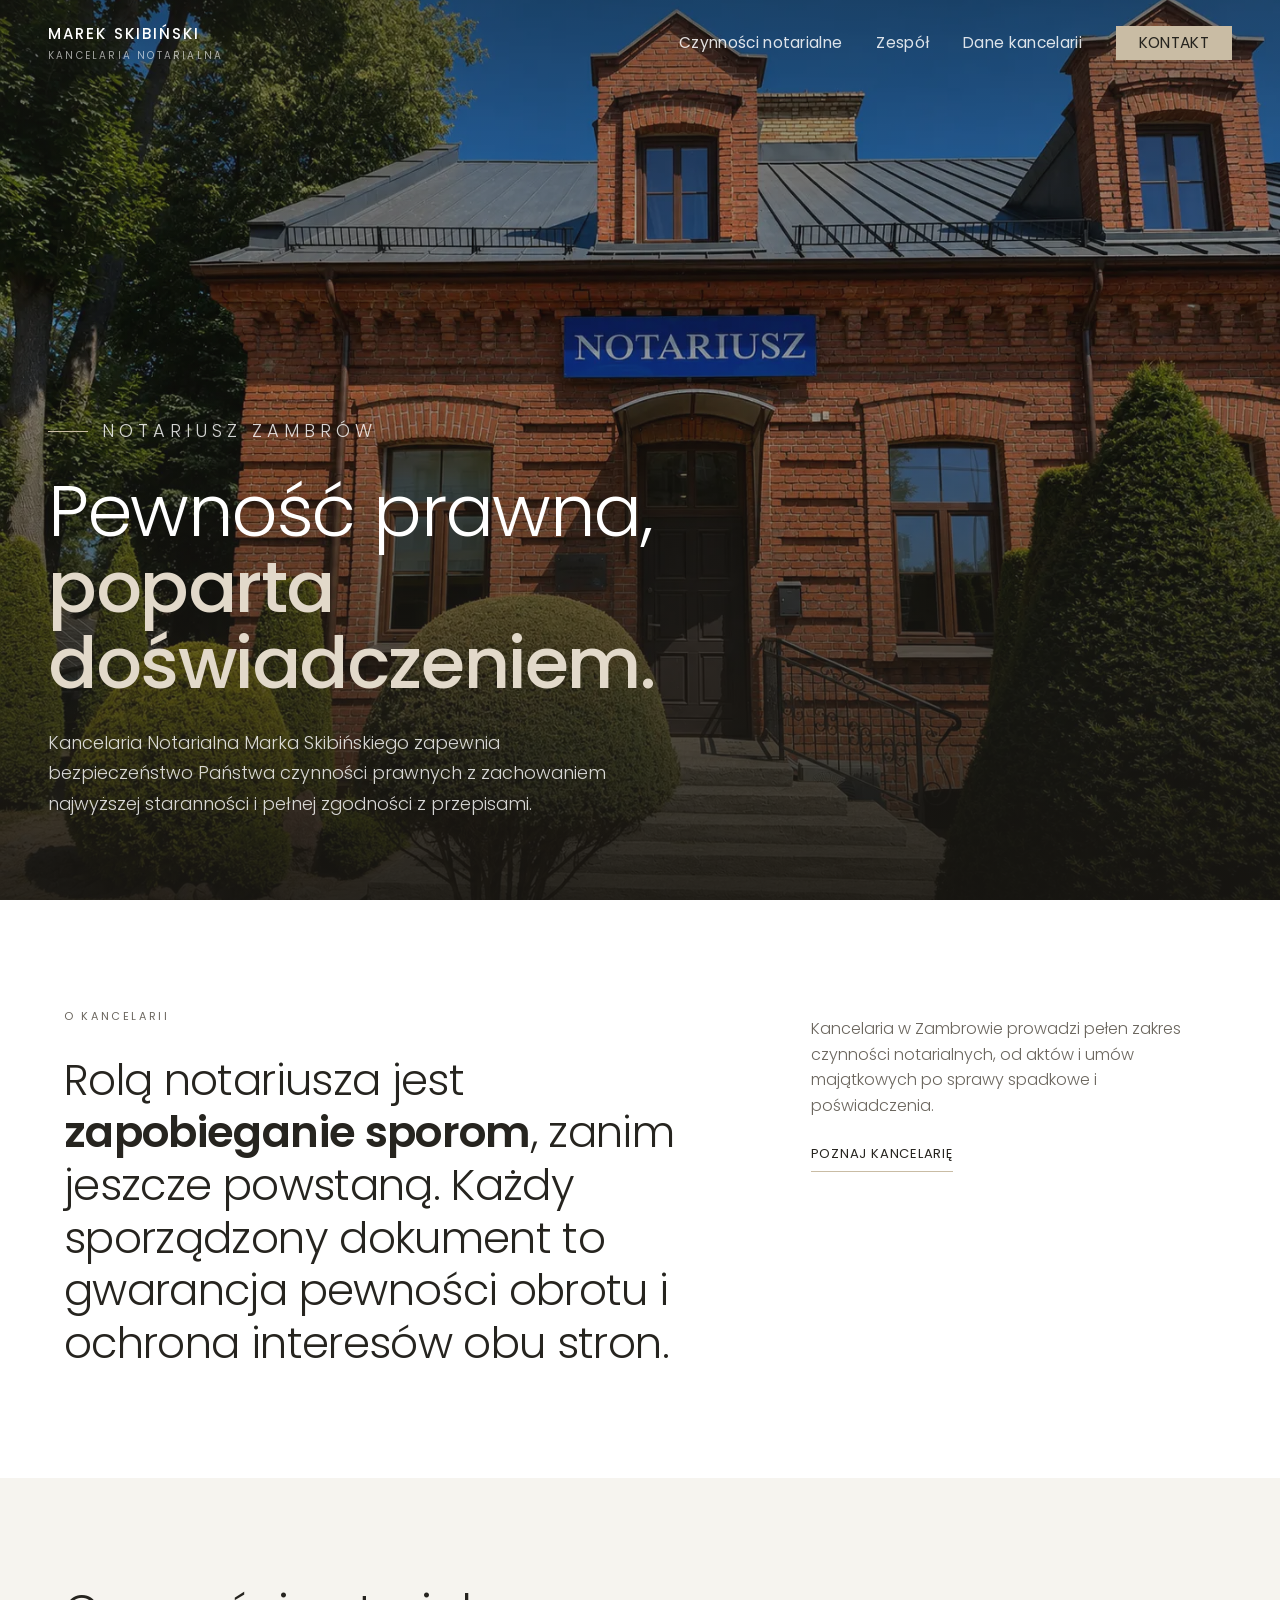
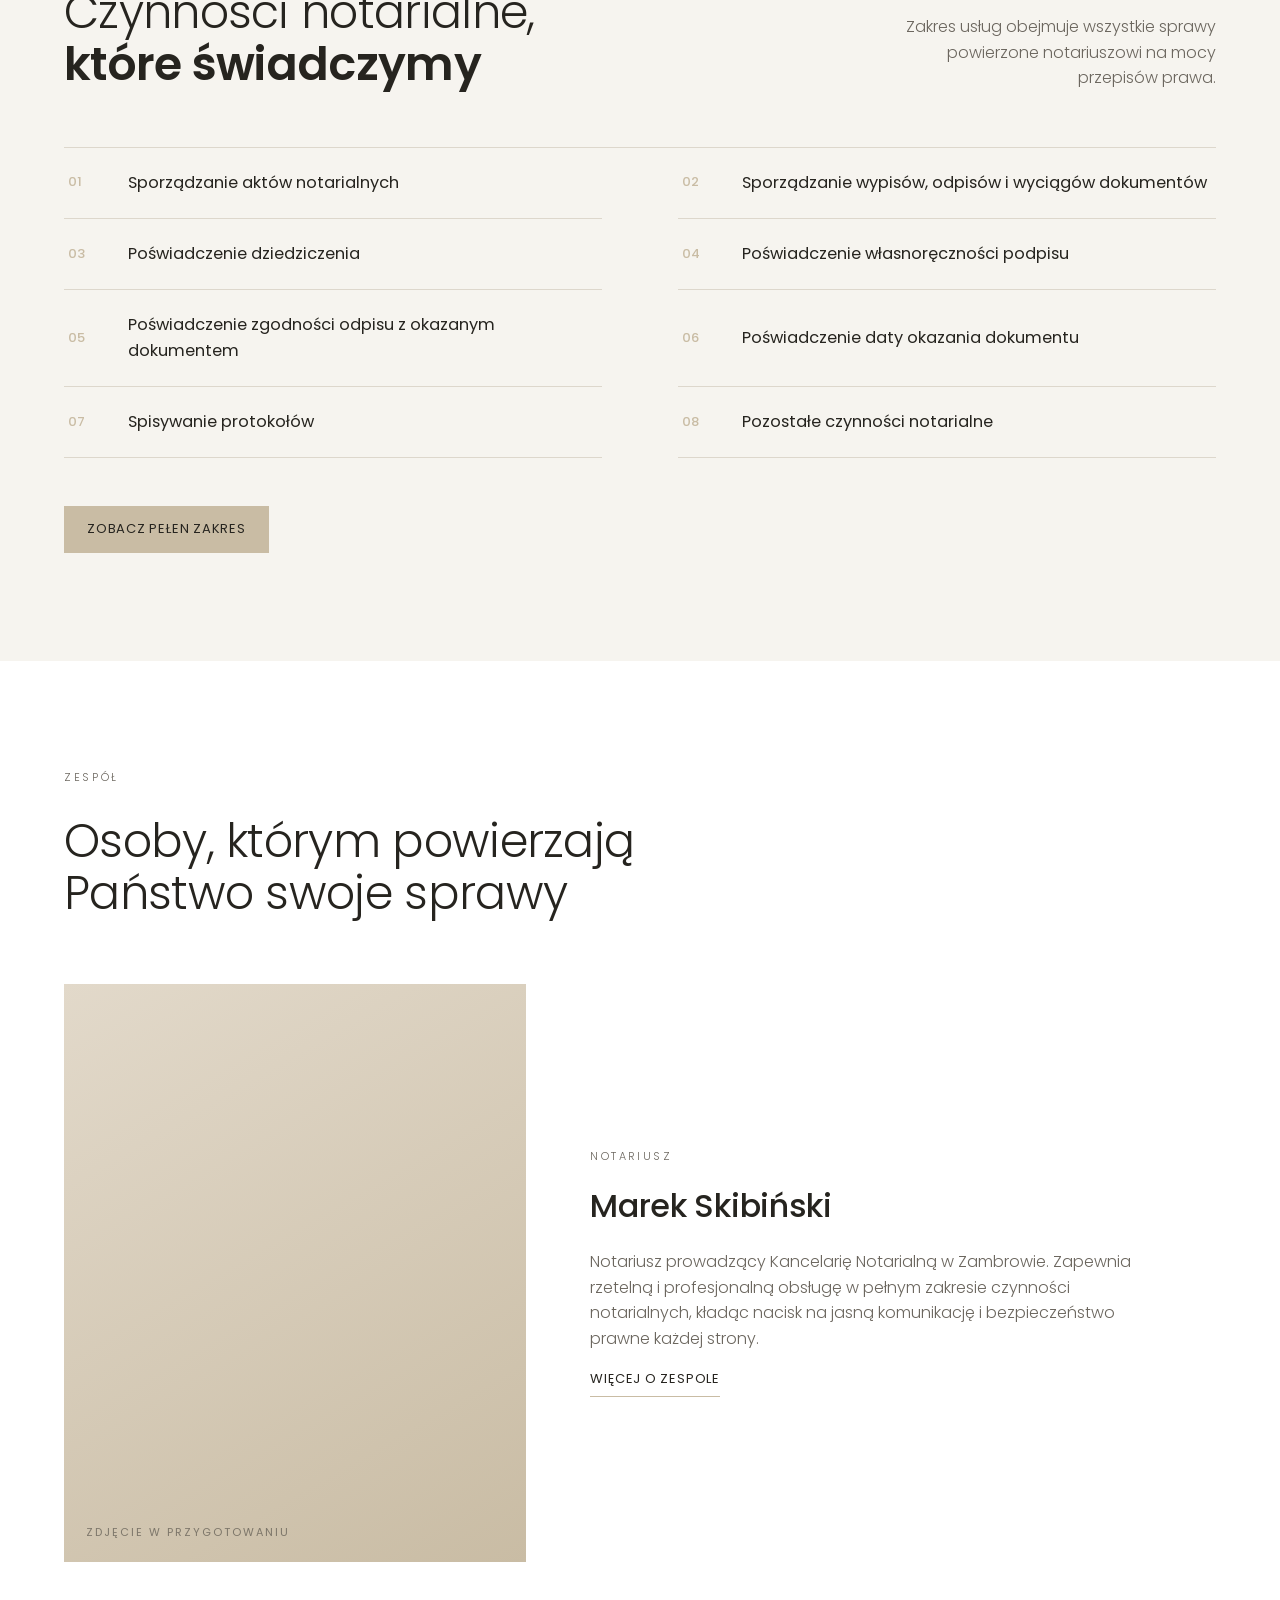
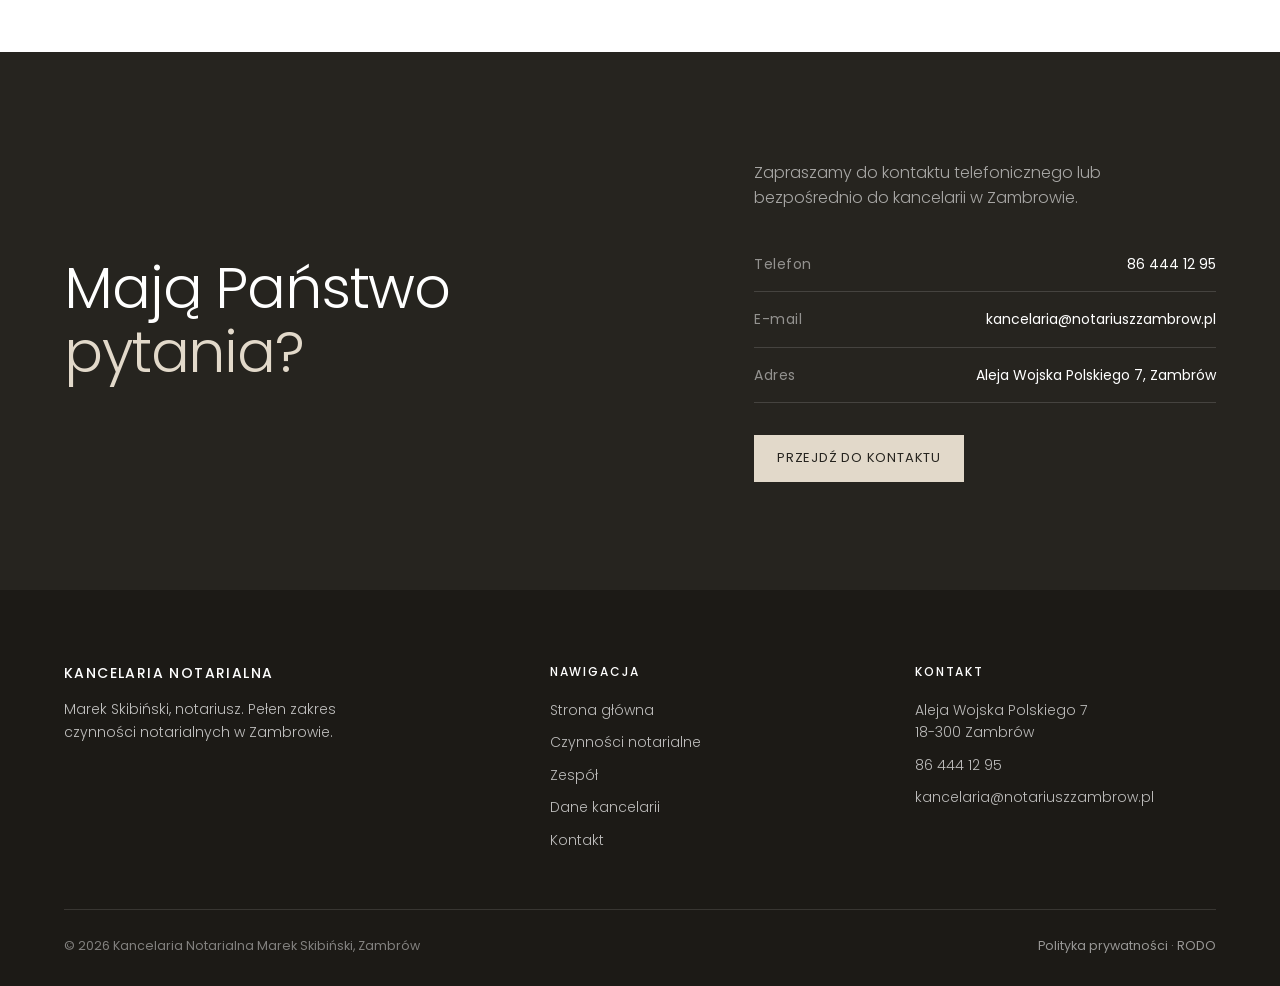
<file: index.html>
<!DOCTYPE html>
<html lang="pl">
<head>
<meta charset="UTF-8">
<meta name="viewport" content="width=device-width, initial-scale=1.0">
<title>Notariusz Zambrów - Kancelaria Notarialna Marek Skibiński</title>
<meta name="description" content="Kancelaria Notarialna Marek Skibiński w Zambrowie. Akty notarialne, poświadczenia, umowy i pełen zakres czynności notarialnych. Rzetelnie i z najwyższą starannością.">
<meta name="robots" content="index, follow">
<meta property="og:title" content="Notariusz Zambrów - Kancelaria Notarialna Marek Skibiński">
<meta property="og:description" content="Pełen zakres czynności notarialnych w Zambrowie. Akty notarialne, poświadczenia, umowy majątkowe i spadkowe.">
<meta property="og:type" content="website">
<link rel="preconnect" href="https://fonts.googleapis.com">
<link rel="preconnect" href="https://fonts.gstatic.com" crossorigin>
<link href="https://fonts.googleapis.com/css2?family=Poppins:wght@300;400;500;600&display=swap" rel="stylesheet">
<link rel="stylesheet" href="styles.css">
</head>
<body><nav class="nav on-image" id="nav">
  <a class="brand" href="index.html">
    <span><b>Marek Skibiński</b><small>Kancelaria Notarialna</small></span>
  </a>
  <div class="menu" id="menu">
    <a href="czynnosci.html">Czynności notarialne</a>
    <a href="zespol.html">Zespół</a>
    <a href="dane.html">Dane kancelarii</a>
    <a href="kontakt.html" class="btn">Kontakt</a>
  </div>
  <button class="nav-toggle" id="toggle" aria-label="Otwórz menu"><span></span><span></span><span></span></button>
</nav>
<header class="hero">
  <div class="hero-inner">
    <p class="eyebrow">Notariusz Zambrów</p>
    <h1>Pewność prawna,<br><em>poparta doświadczeniem.</em></h1>
    <p>Kancelaria Notarialna Marka Skibińskiego zapewnia bezpieczeństwo Państwa czynności prawnych z zachowaniem najwyższej staranności i pełnej zgodności z przepisami.</p>
  </div>
</header>

<section class="intro">
  <div class="wrap">
    <div>
      <p class="section-tag">O kancelarii</p>
      <h2>Rolą notariusza jest <strong>zapobieganie sporom</strong>, zanim jeszcze powstaną. Każdy sporządzony dokument to gwarancja pewności obrotu i ochrona interesów obu stron.</h2>
    </div>
    <div class="intro-side">
      <p>Kancelaria w Zambrowie prowadzi pełen zakres czynności notarialnych, od aktów i umów majątkowych po sprawy spadkowe i poświadczenia.</p>
      <a href="dane.html" class="textlink">Poznaj kancelarię</a>
    </div>
  </div>
</section>

<section class="svc-preview">
  <div class="wrap">
    <div class="head">
      <h2>Czynności notarialne,<br><b>które świadczymy</b></h2>
      <p>Zakres usług obejmuje wszystkie sprawy powierzone notariuszowi na mocy przepisów prawa.</p>
    </div>
    <div class="svc-list">
      <div class="svc-row"><span class="n">01</span><span class="t">Sporządzanie aktów notarialnych</span></div>
      <div class="svc-row"><span class="n">02</span><span class="t">Sporządzanie wypisów, odpisów i wyciągów dokumentów</span></div>
      <div class="svc-row"><span class="n">03</span><span class="t">Poświadczenie dziedziczenia</span></div>
      <div class="svc-row"><span class="n">04</span><span class="t">Poświadczenie własnoręczności podpisu</span></div>
      <div class="svc-row"><span class="n">05</span><span class="t">Poświadczenie zgodności odpisu z okazanym dokumentem</span></div>
      <div class="svc-row"><span class="n">06</span><span class="t">Poświadczenie daty okazania dokumentu</span></div>
      <div class="svc-row"><span class="n">07</span><span class="t">Spisywanie protokołów</span></div>
      <div class="svc-row"><span class="n">08</span><span class="t">Pozostałe czynności notarialne</span></div>
    </div>
    <div class="svc-cta">
      <a href="czynnosci.html" class="btn">Zobacz pełen zakres</a>
    </div>
  </div>
</section>

<section class="team">
  <div class="wrap">
    <div class="team-head">
      <p class="section-tag">Zespół</p>
      <h2>Osoby, którym powierzają Państwo swoje sprawy</h2>
    </div>
    <div class="member">
      <div class="m-photo"><span>Zdjęcie w przygotowaniu</span></div>
      <div class="m-body">
        <p class="m-role">Notariusz</p>
        <h3>Marek Skibiński</h3>
        <p>Notariusz prowadzący Kancelarię Notarialną w Zambrowie. Zapewnia rzetelną i profesjonalną obsługę w pełnym zakresie czynności notarialnych, kładąc nacisk na jasną komunikację i bezpieczeństwo prawne każdej strony.</p>
        <a href="zespol.html" class="textlink">Więcej o zespole</a>
      </div>
    </div>
  </div>
</section>

<section class="contact">
  <div class="wrap">
    <div><h2>Mają Państwo <em>pytania?</em></h2></div>
    <div class="contact-side">
      <p>Zapraszamy do kontaktu telefonicznego lub bezpośrednio do kancelarii w Zambrowie.</p>
      <div class="contact-rows">
        <div class="crow"><span>Telefon</span><span>86 444 12 95</span></div>
        <div class="crow"><span>E-mail</span><span>kancelaria@notariuszzambrow.pl</span></div>
        <div class="crow"><span>Adres</span><span>Aleja Wojska Polskiego 7, Zambrów</span></div>
      </div>
      <a href="kontakt.html" class="btn on-dark">Przejdź do kontaktu</a>
    </div>
  </div>
</section>
<footer>
  <div class="wrap">
    <div class="f-grid">
      <div class="f-brand">
        <h4>Kancelaria Notarialna</h4>
        <p>Marek Skibiński, notariusz. Pełen zakres czynności notarialnych w Zambrowie.</p>
      </div>
      <div class="f-col">
        <h5>Nawigacja</h5>
        <a href="index.html">Strona główna</a>
        <a href="czynnosci.html">Czynności notarialne</a>
        <a href="zespol.html">Zespół</a>
        <a href="dane.html">Dane kancelarii</a>
        <a href="kontakt.html">Kontakt</a>
      </div>
      <div class="f-col">
        <h5>Kontakt</h5>
        <p>Aleja Wojska Polskiego 7<br>18-300 Zambrów</p>
        <a href="tel:+48864441295">86 444 12 95</a>
        <a href="mailto:kancelaria@notariuszzambrow.pl">kancelaria@notariuszzambrow.pl</a>
      </div>
    </div>
    <div class="f-bottom">
      <span>© 2026 Kancelaria Notarialna Marek Skibiński, Zambrów</span>
      <span><a href="#">Polityka prywatności</a> · <a href="#">RODO</a></span>
    </div>
  </div>
</footer>
<script src="script.js"></script>
</body>
</html>
</file>
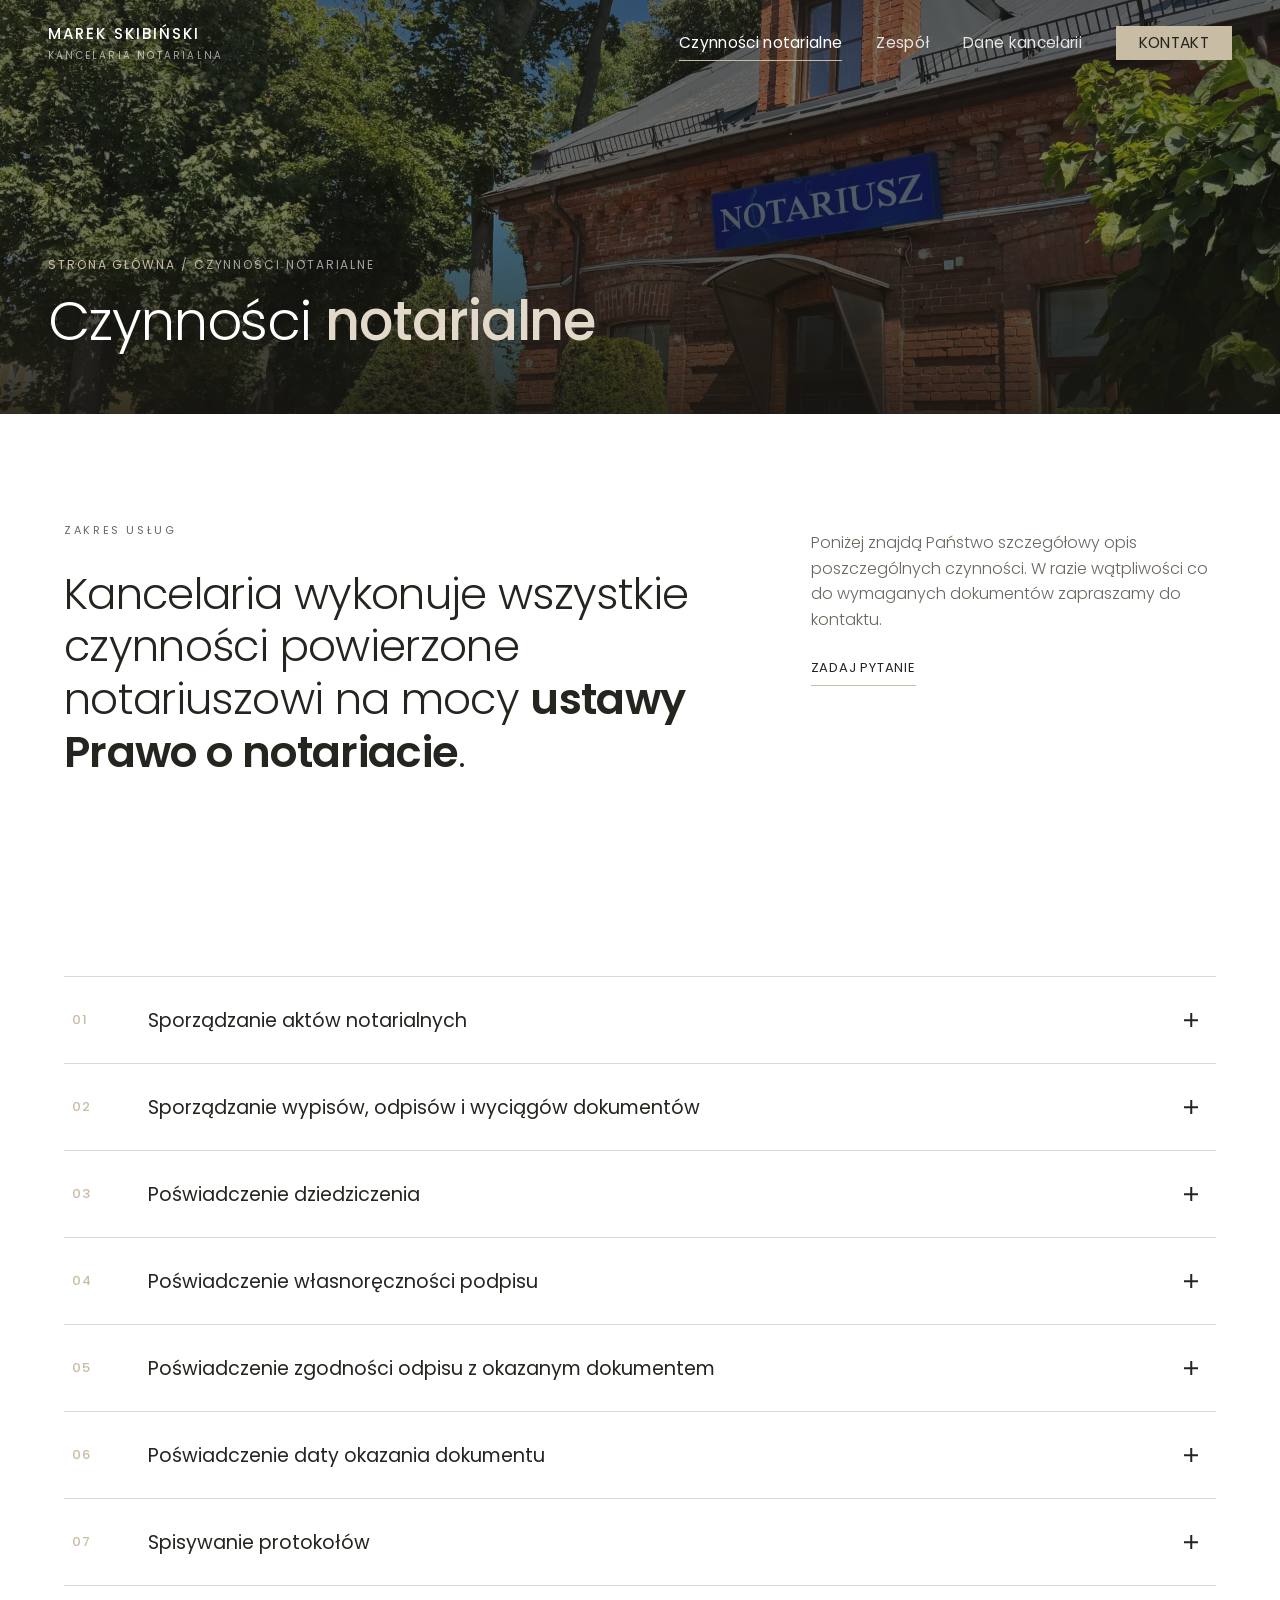
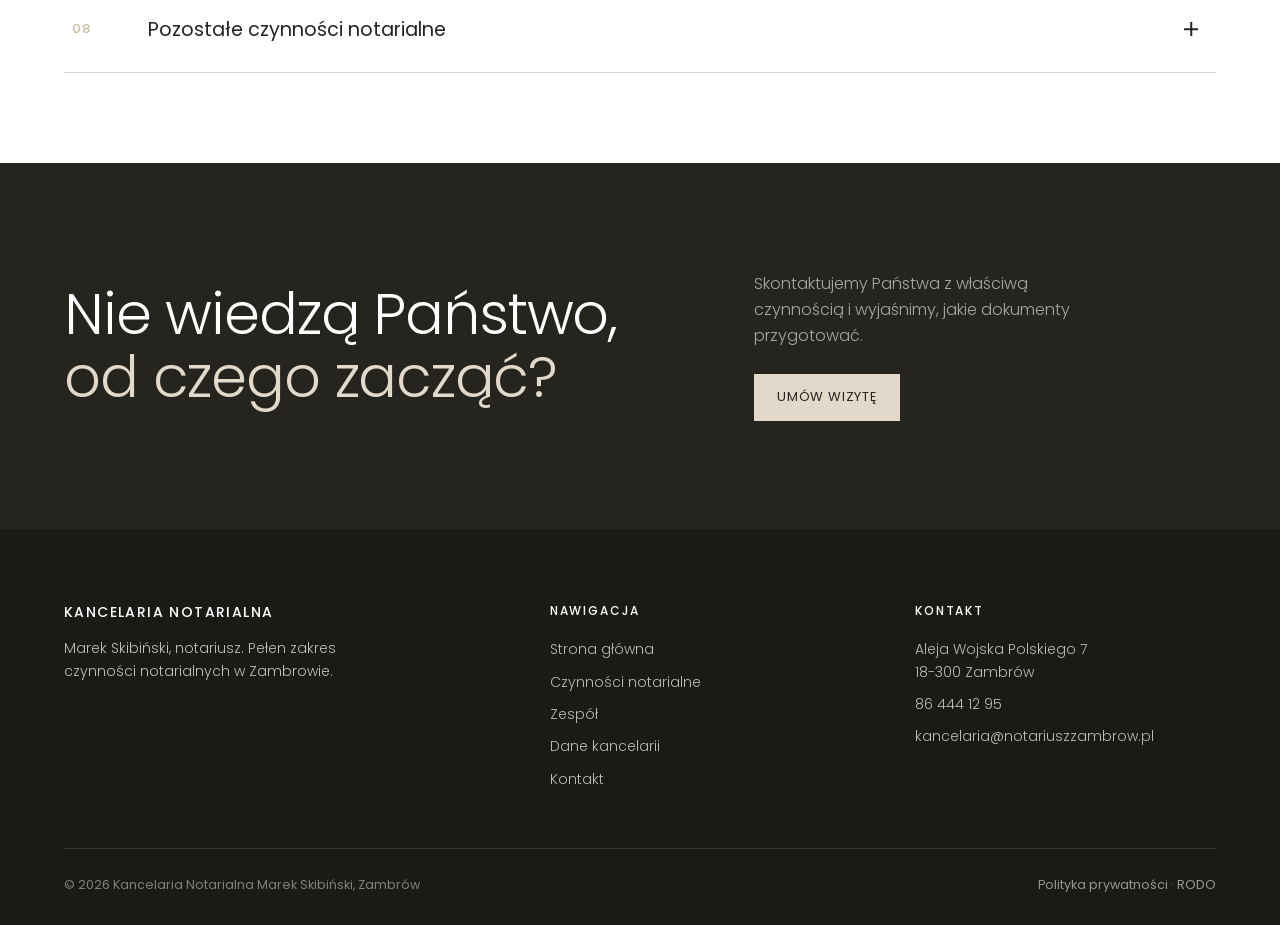
<file: czynnosci.html>
<!DOCTYPE html>
<html lang="pl">
<head>
<meta charset="UTF-8">
<meta name="viewport" content="width=device-width, initial-scale=1.0">
<title>Czynności notarialne - Notariusz Zambrów, Marek Skibiński</title>
<meta name="description" content="Zakres czynności notarialnych w kancelarii w Zambrowie: akty notarialne, poświadczenia dziedziczenia i podpisu, wypisy, protokoły oraz depozyty notarialne.">
<meta name="robots" content="index, follow">
<meta property="og:title" content="Czynności notarialne - Notariusz Zambrów, Marek Skibiński">
<meta property="og:description" content="Zakres czynności notarialnych w kancelarii w Zambrowie: akty notarialne, poświadczenia dziedziczenia i podpisu, wypisy, protokoły oraz depozyty notarialne.">
<meta property="og:type" content="website">
<link rel="preconnect" href="https://fonts.googleapis.com">
<link rel="preconnect" href="https://fonts.gstatic.com" crossorigin>
<link href="https://fonts.googleapis.com/css2?family=Poppins:wght@300;400;500;600&display=swap" rel="stylesheet">
<link rel="stylesheet" href="styles.css">
</head>
<body><nav class="nav on-image" id="nav">
  <a class="brand" href="index.html">
    <span><b>Marek Skibiński</b><small>Kancelaria Notarialna</small></span>
  </a>
  <div class="menu" id="menu">
    <a href="czynnosci.html" class="here">Czynności notarialne</a>
    <a href="zespol.html">Zespół</a>
    <a href="dane.html">Dane kancelarii</a>
    <a href="kontakt.html" class="btn">Kontakt</a>
  </div>
  <button class="nav-toggle" id="toggle" aria-label="Otwórz menu"><span></span><span></span><span></span></button>
</nav>
<header class="page-head">
  <div class="page-head-inner">
    <p class="crumb"><a href="index.html">Strona główna</a> / Czynności notarialne</p>
    <h1>Czynności <em>notarialne</em></h1>
  </div>
</header>

<section class="intro">
  <div class="wrap">
    <div>
      <p class="section-tag">Zakres usług</p>
      <h2>Kancelaria wykonuje wszystkie czynności powierzone notariuszowi na mocy <strong>ustawy Prawo o notariacie</strong>.</h2>
    </div>
    <div class="intro-side">
      <p>Poniżej znajdą Państwo szczegółowy opis poszczególnych czynności. W razie wątpliwości co do wymaganych dokumentów zapraszamy do kontaktu.</p>
      <a href="kontakt.html" class="textlink">Zadaj pytanie</a>
    </div>
  </div>
</section>

<section class="services">
  <div class="wrap">
    <div class="acc">
      <div class="acc-item">
        <button class="acc-btn" aria-expanded="false"><span class="acc-num">01</span><span class="acc-title">Sporządzanie aktów notarialnych</span><span class="acc-ico"></span></button>
        <div class="acc-panel"><div class="acc-panel-inner"><p>Umowy sprzedaży, darowizny, umowy majątkowe małżeńskie, pełnomocnictwa oraz inne akty wymagające formy notarialnej, przygotowane z pełną dbałością o zgodność z przepisami.</p></div></div>
      </div>
      <div class="acc-item">
        <button class="acc-btn" aria-expanded="false"><span class="acc-num">02</span><span class="acc-title">Sporządzanie wypisów, odpisów i wyciągów dokumentów</span><span class="acc-ico"></span></button>
        <div class="acc-panel"><div class="acc-panel-inner"><p>Wydawanie urzędowych wypisów i odpisów dokumentów przechowywanych w kancelarii, zgodnych z oryginałem i opatrzonych właściwymi klauzulami.</p></div></div>
      </div>
      <div class="acc-item">
        <button class="acc-btn" aria-expanded="false"><span class="acc-num">03</span><span class="acc-title">Poświadczenie dziedziczenia</span><span class="acc-ico"></span></button>
        <div class="acc-panel"><div class="acc-panel-inner"><p>Akt poświadczenia dziedziczenia to szybsza i wygodniejsza alternatywa dla sądowego stwierdzenia nabycia spadku, sporządzana przy udziale wszystkich spadkobierców.</p></div></div>
      </div>
      <div class="acc-item">
        <button class="acc-btn" aria-expanded="false"><span class="acc-num">04</span><span class="acc-title">Poświadczenie własnoręczności podpisu</span><span class="acc-ico"></span></button>
        <div class="acc-panel"><div class="acc-panel-inner"><p>Urzędowe potwierdzenie, że podpis na dokumencie został złożony własnoręcznie w obecności notariusza przez wskazaną osobę.</p></div></div>
      </div>
      <div class="acc-item">
        <button class="acc-btn" aria-expanded="false"><span class="acc-num">05</span><span class="acc-title">Poświadczenie zgodności odpisu z okazanym dokumentem</span><span class="acc-ico"></span></button>
        <div class="acc-panel"><div class="acc-panel-inner"><p>Potwierdzenie, że przedłożona kopia jest wierna z okazanym oryginałem, co nadaje jej moc dokumentu urzędowo poświadczonego.</p></div></div>
      </div>
      <div class="acc-item">
        <button class="acc-btn" aria-expanded="false"><span class="acc-num">06</span><span class="acc-title">Poświadczenie daty okazania dokumentu</span><span class="acc-ico"></span></button>
        <div class="acc-panel"><div class="acc-panel-inner"><p>Urzędowe stwierdzenie daty, w której dany dokument został okazany notariuszowi, istotne przy ustalaniu pierwszeństwa czynności.</p></div></div>
      </div>
      <div class="acc-item">
        <button class="acc-btn" aria-expanded="false"><span class="acc-num">07</span><span class="acc-title">Spisywanie protokołów</span><span class="acc-ico"></span></button>
        <div class="acc-panel"><div class="acc-panel-inner"><p>Protokoły zgromadzeń wspólników, walnych zgromadzeń oraz innych zdarzeń wymagających notarialnego udokumentowania przebiegu.</p></div></div>
      </div>
      <div class="acc-item">
        <button class="acc-btn" aria-expanded="false"><span class="acc-num">08</span><span class="acc-title">Pozostałe czynności notarialne</span><span class="acc-ico"></span></button>
        <div class="acc-panel"><div class="acc-panel-inner"><p>Depozyty notarialne, doręczenia oświadczeń oraz inne czynności powierzone notariuszowi na podstawie odrębnych przepisów.</p></div></div>
      </div>
    </div>
  </div>
</section>

<section class="contact">
  <div class="wrap">
    <div><h2>Nie wiedzą Państwo, <em>od czego zacząć?</em></h2></div>
    <div class="contact-side">
      <p>Skontaktujemy Państwa z właściwą czynnością i wyjaśnimy, jakie dokumenty przygotować.</p>
      <a href="kontakt.html" class="btn on-dark">Umów wizytę</a>
    </div>
  </div>
</section>
<footer>
  <div class="wrap">
    <div class="f-grid">
      <div class="f-brand">
        <h4>Kancelaria Notarialna</h4>
        <p>Marek Skibiński, notariusz. Pełen zakres czynności notarialnych w Zambrowie.</p>
      </div>
      <div class="f-col">
        <h5>Nawigacja</h5>
        <a href="index.html">Strona główna</a>
        <a href="czynnosci.html">Czynności notarialne</a>
        <a href="zespol.html">Zespół</a>
        <a href="dane.html">Dane kancelarii</a>
        <a href="kontakt.html">Kontakt</a>
      </div>
      <div class="f-col">
        <h5>Kontakt</h5>
        <p>Aleja Wojska Polskiego 7<br>18-300 Zambrów</p>
        <a href="tel:+48864441295">86 444 12 95</a>
        <a href="mailto:kancelaria@notariuszzambrow.pl">kancelaria@notariuszzambrow.pl</a>
      </div>
    </div>
    <div class="f-bottom">
      <span>© 2026 Kancelaria Notarialna Marek Skibiński, Zambrów</span>
      <span><a href="#">Polityka prywatności</a> · <a href="#">RODO</a></span>
    </div>
  </div>
</footer>
<script src="script.js"></script>
</body>
</html>
</file>
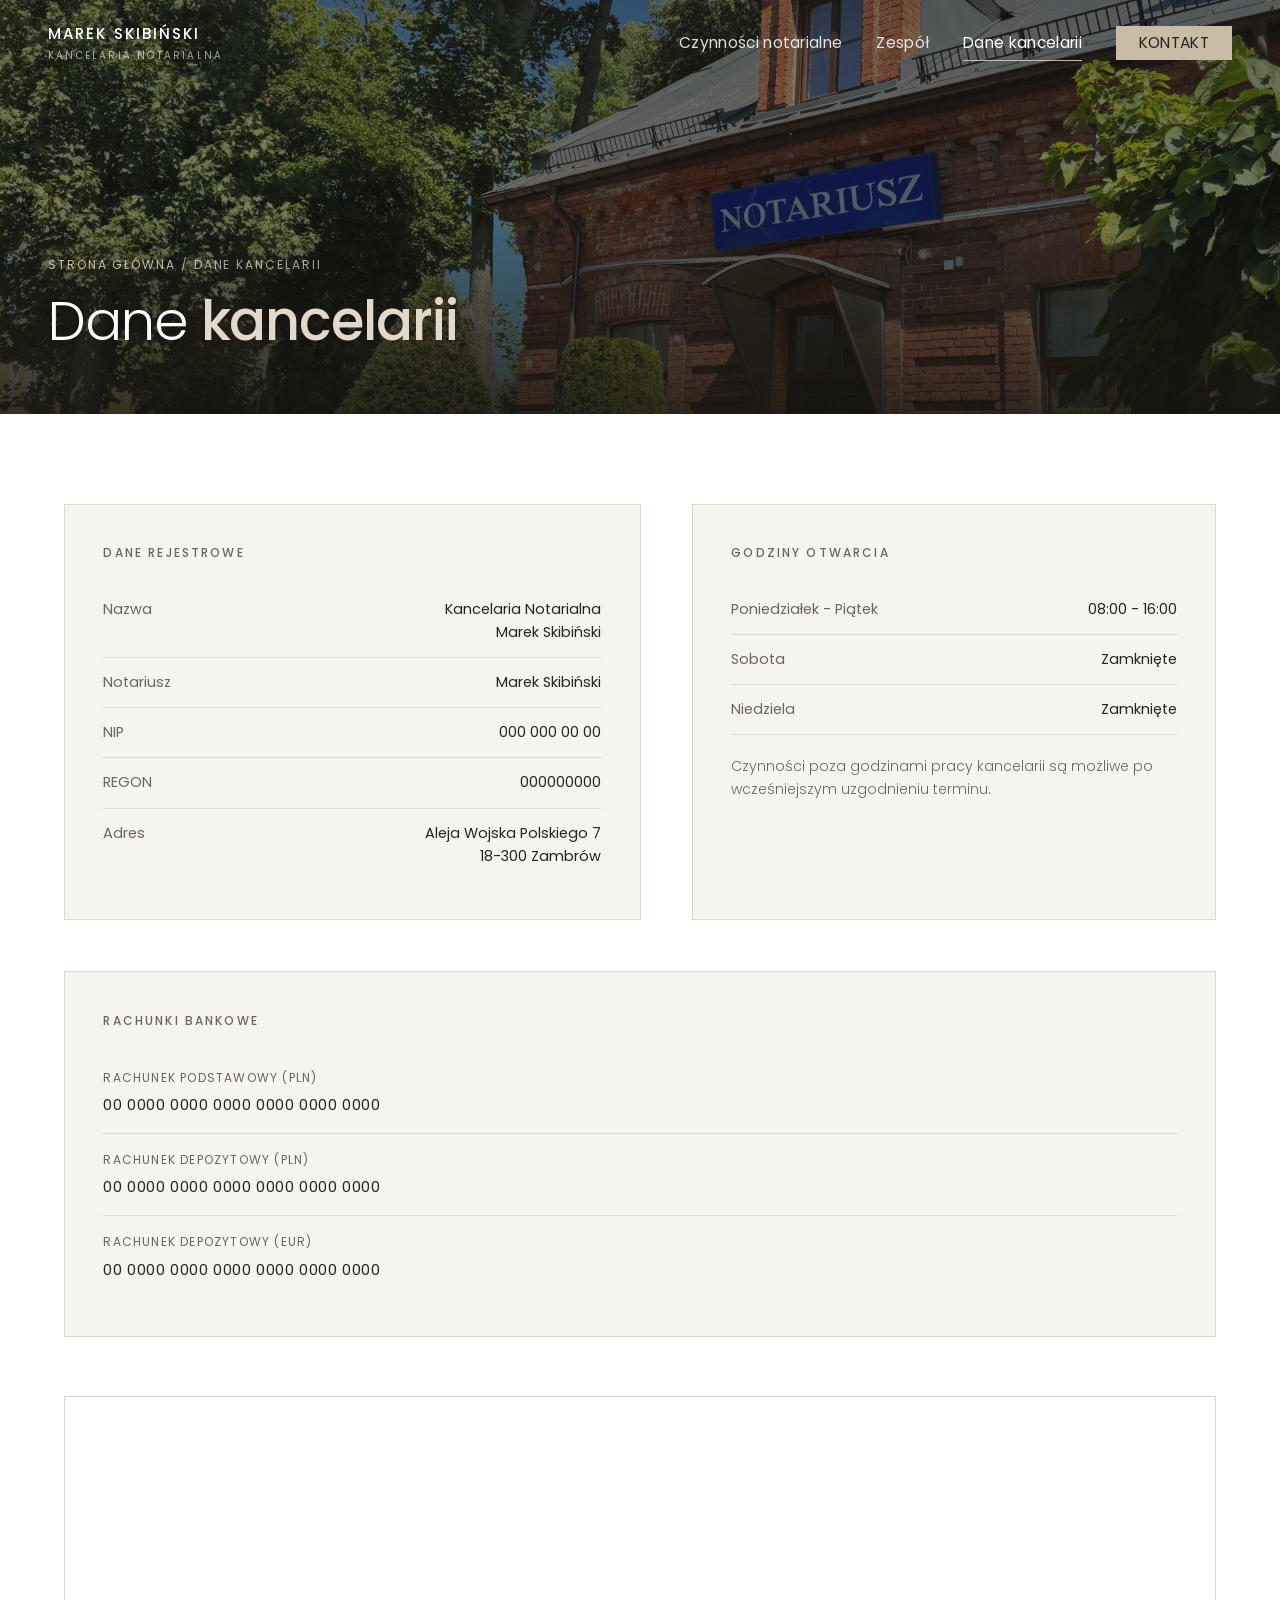
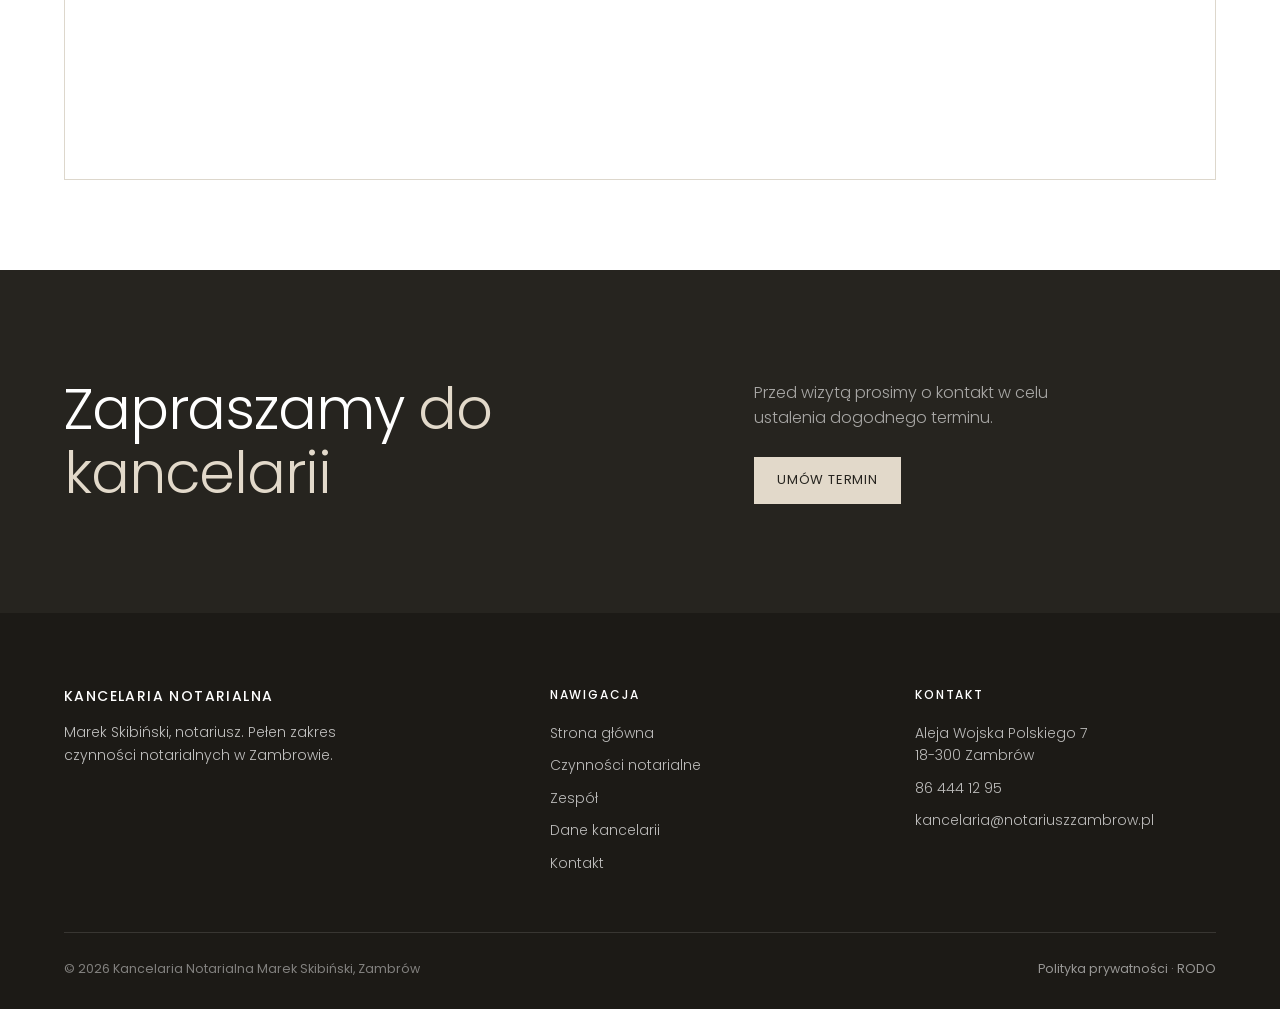
<file: dane.html>
<!DOCTYPE html>
<html lang="pl">
<head>
<meta charset="UTF-8">
<meta name="viewport" content="width=device-width, initial-scale=1.0">
<title>Dane kancelarii - Notariusz Zambrów, Marek Skibiński</title>
<meta name="description" content="Dane Kancelarii Notarialnej Marek Skibiński w Zambrowie: adres, NIP, REGON, godziny otwarcia oraz rachunki bankowe do depozytów notarialnych.">
<meta name="robots" content="index, follow">
<meta property="og:title" content="Dane kancelarii - Notariusz Zambrów, Marek Skibiński">
<meta property="og:description" content="Dane Kancelarii Notarialnej Marek Skibiński w Zambrowie: adres, NIP, REGON, godziny otwarcia oraz rachunki bankowe do depozytów notarialnych.">
<meta property="og:type" content="website">
<link rel="preconnect" href="https://fonts.googleapis.com">
<link rel="preconnect" href="https://fonts.gstatic.com" crossorigin>
<link href="https://fonts.googleapis.com/css2?family=Poppins:wght@300;400;500;600&display=swap" rel="stylesheet">
<link rel="stylesheet" href="styles.css">
</head>
<body><nav class="nav on-image" id="nav">
  <a class="brand" href="index.html">
    <span><b>Marek Skibiński</b><small>Kancelaria Notarialna</small></span>
  </a>
  <div class="menu" id="menu">
    <a href="czynnosci.html">Czynności notarialne</a>
    <a href="zespol.html">Zespół</a>
    <a href="dane.html" class="here">Dane kancelarii</a>
    <a href="kontakt.html" class="btn">Kontakt</a>
  </div>
  <button class="nav-toggle" id="toggle" aria-label="Otwórz menu"><span></span><span></span><span></span></button>
</nav>
<header class="page-head">
  <div class="page-head-inner">
    <p class="crumb"><a href="index.html">Strona główna</a> / Dane kancelarii</p>
    <h1>Dane <em>kancelarii</em></h1>
  </div>
</header>

<section class="info">
  <div class="wrap">
    <div class="info-grid">
      <div class="card">
        <h3>Dane rejestrowe</h3>
        <div class="data-row"><span>Nazwa</span><span>Kancelaria Notarialna<br>Marek Skibiński</span></div>
        <div class="data-row"><span>Notariusz</span><span>Marek Skibiński</span></div>
        <div class="data-row"><span>NIP</span><span>000 000 00 00</span></div>
        <div class="data-row"><span>REGON</span><span>000000000</span></div>
        <div class="data-row"><span>Adres</span><span>Aleja Wojska Polskiego 7<br>18-300 Zambrów</span></div>
      </div>
      <div class="card">
        <h3>Godziny otwarcia</h3>
        <div class="data-row"><span>Poniedziałek - Piątek</span><span>08:00 - 16:00</span></div>
        <div class="data-row"><span>Sobota</span><span>Zamknięte</span></div>
        <div class="data-row"><span>Niedziela</span><span>Zamknięte</span></div>
        <p style="color:var(--grey);font-weight:300;font-size:14px;margin-top:20px;line-height:1.6">Czynności poza godzinami pracy kancelarii są możliwe po wcześniejszym uzgodnieniu terminu.</p>
      </div>
      <div class="card span">
        <h3>Rachunki bankowe</h3>
        <div class="bank"><div class="lbl">Rachunek podstawowy (PLN)</div><div class="num">00 0000 0000 0000 0000 0000 0000</div></div>
        <div class="bank"><div class="lbl">Rachunek depozytowy (PLN)</div><div class="num">00 0000 0000 0000 0000 0000 0000</div></div>
        <div class="bank"><div class="lbl">Rachunek depozytowy (EUR)</div><div class="num">00 0000 0000 0000 0000 0000 0000</div></div>
      </div>
      <div class="map-embed"><iframe src="https://www.google.com/maps/embed?pb=!1m18!1m12!1m3!1d9608.533679036855!2d22.23389846745495!3d52.98200192396489!2m3!1f0!2f0!3f0!3m2!1i1024!2i768!4f13.1!3m3!1m2!1s0x471fb7055e42e86d%3A0x753f2c112f86162d!2sNotariusz%20Zambr%C3%B3w%2C%20Marek%20Skibi%C5%84ski%20Kancelaria%20Notarialna!5e0!3m2!1spl!2spl!4v1784628900326!5m2!1spl!2spl" allowfullscreen="" loading="lazy" referrerpolicy="strict-origin-when-cross-origin"></iframe></div>
    </div>
  </div>
</section>

<section class="contact">
  <div class="wrap">
    <div><h2>Zapraszamy <em>do kancelarii</em></h2></div>
    <div class="contact-side">
      <p>Przed wizytą prosimy o kontakt w celu ustalenia dogodnego terminu.</p>
      <a href="kontakt.html" class="btn on-dark">Umów termin</a>
    </div>
  </div>
</section>
<footer>
  <div class="wrap">
    <div class="f-grid">
      <div class="f-brand">
        <h4>Kancelaria Notarialna</h4>
        <p>Marek Skibiński, notariusz. Pełen zakres czynności notarialnych w Zambrowie.</p>
      </div>
      <div class="f-col">
        <h5>Nawigacja</h5>
        <a href="index.html">Strona główna</a>
        <a href="czynnosci.html">Czynności notarialne</a>
        <a href="zespol.html">Zespół</a>
        <a href="dane.html">Dane kancelarii</a>
        <a href="kontakt.html">Kontakt</a>
      </div>
      <div class="f-col">
        <h5>Kontakt</h5>
        <p>Aleja Wojska Polskiego 7<br>18-300 Zambrów</p>
        <a href="tel:+48864441295">86 444 12 95</a>
        <a href="mailto:kancelaria@notariuszzambrow.pl">kancelaria@notariuszzambrow.pl</a>
      </div>
    </div>
    <div class="f-bottom">
      <span>© 2026 Kancelaria Notarialna Marek Skibiński, Zambrów</span>
      <span><a href="#">Polityka prywatności</a> · <a href="#">RODO</a></span>
    </div>
  </div>
</footer>
<script src="script.js"></script>
</body>
</html>
</file>
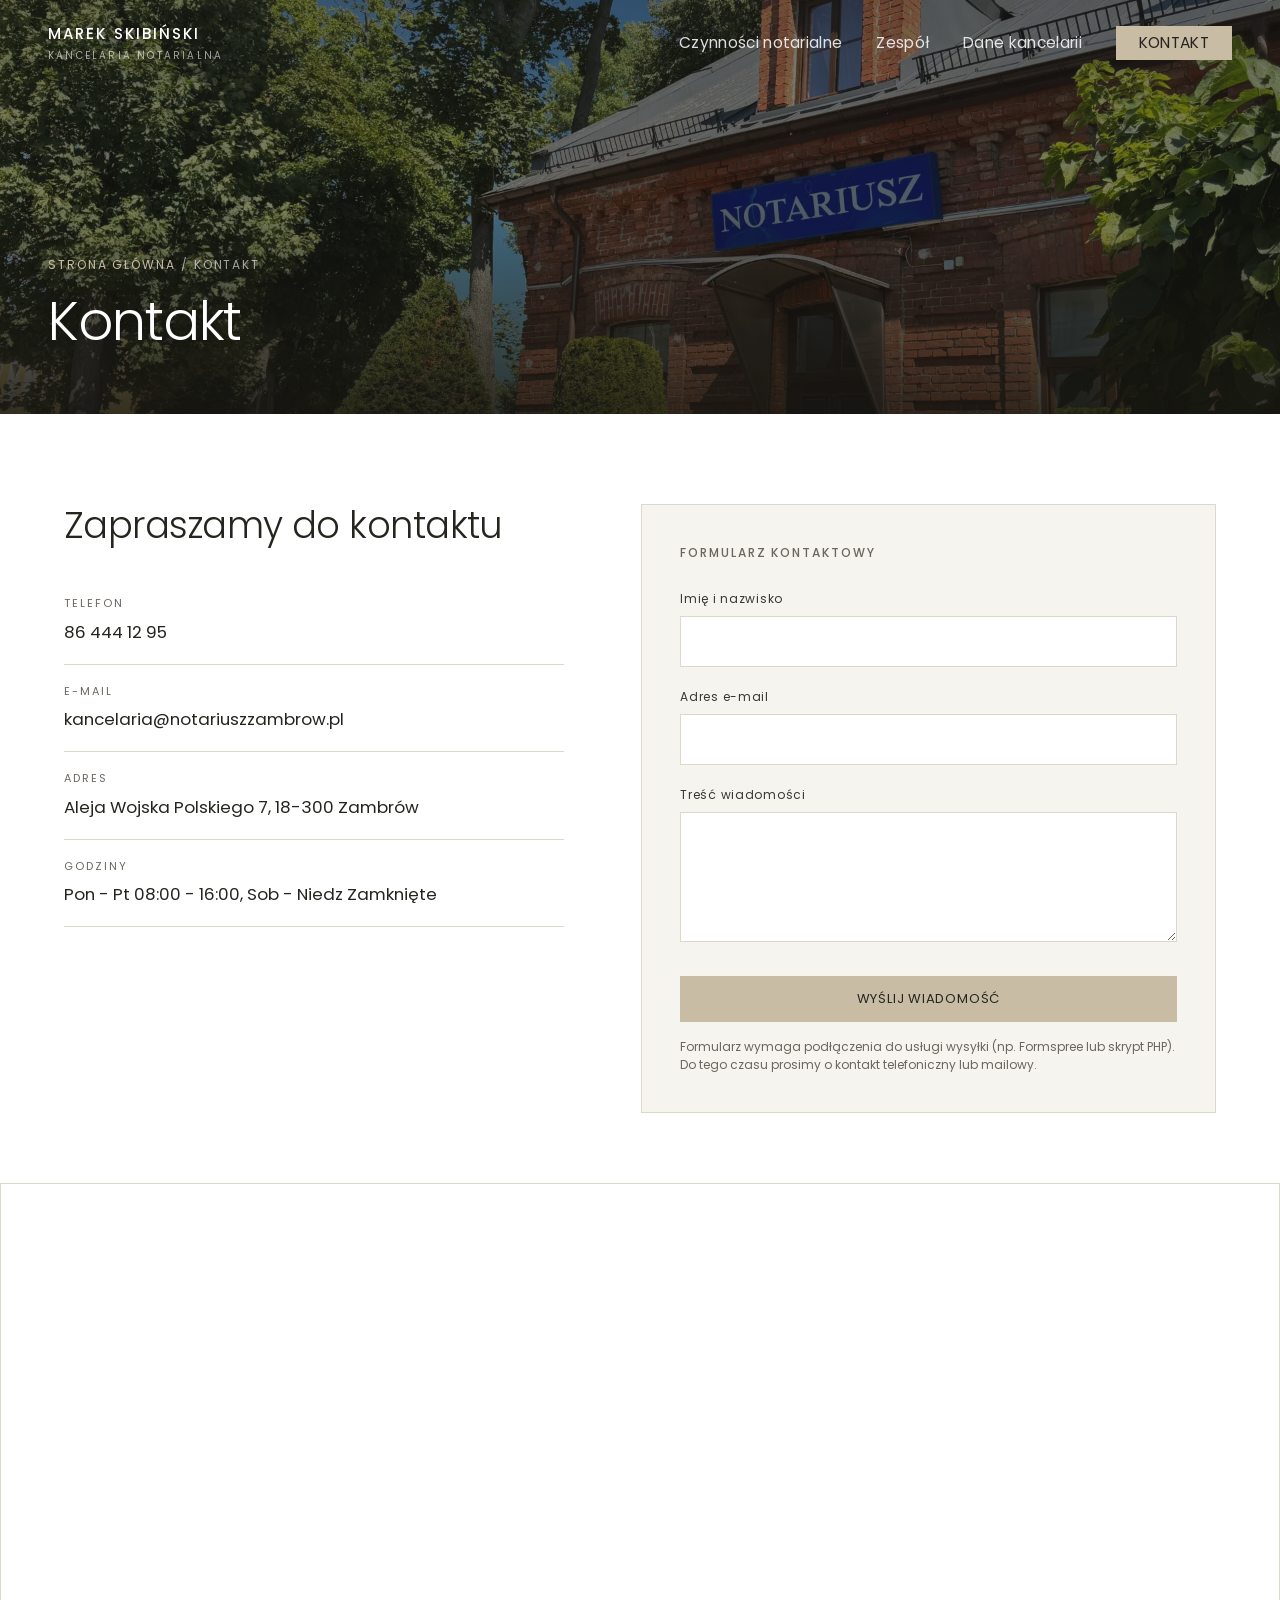
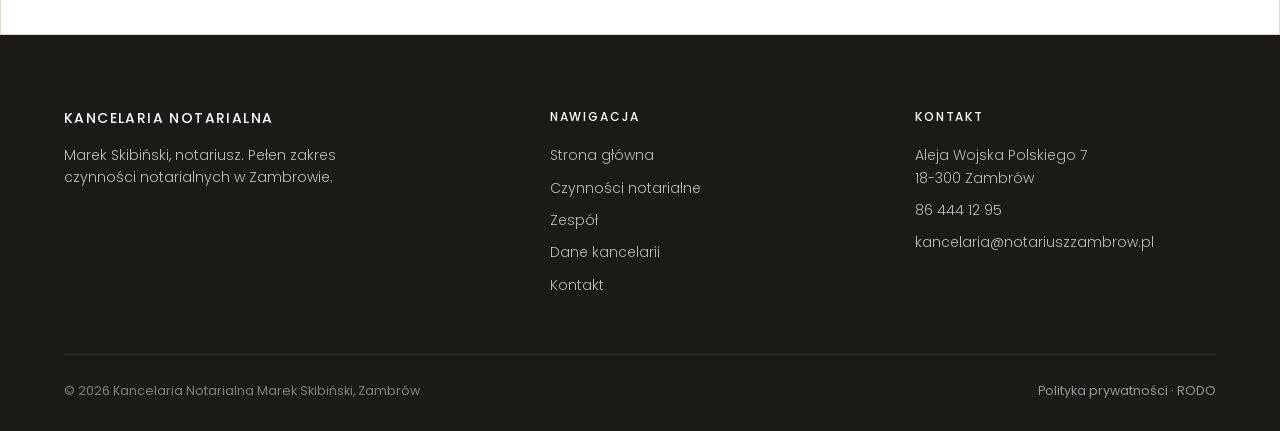
<file: kontakt.html>
<!DOCTYPE html>
<html lang="pl">
<head>
<meta charset="UTF-8">
<meta name="viewport" content="width=device-width, initial-scale=1.0">
<title>Kontakt - Notariusz Zambrów, Kancelaria Marek Skibiński</title>
<meta name="description" content="Kontakt z Kancelarią Notarialną w Zambrowie. Telefon, e-mail, adres i godziny przyjęć notariusza Marka Skibińskiego. Umów wizytę.">
<meta name="robots" content="index, follow">
<meta property="og:title" content="Kontakt - Notariusz Zambrów, Kancelaria Marek Skibiński">
<meta property="og:description" content="Kontakt z Kancelarią Notarialną w Zambrowie. Telefon, e-mail, adres i godziny przyjęć notariusza Marka Skibińskiego. Umów wizytę.">
<meta property="og:type" content="website">
<link rel="preconnect" href="https://fonts.googleapis.com">
<link rel="preconnect" href="https://fonts.gstatic.com" crossorigin>
<link href="https://fonts.googleapis.com/css2?family=Poppins:wght@300;400;500;600&display=swap" rel="stylesheet">
<link rel="stylesheet" href="styles.css">
</head>
<body><nav class="nav on-image" id="nav">
  <a class="brand" href="index.html">
    <span><b>Marek Skibiński</b><small>Kancelaria Notarialna</small></span>
  </a>
  <div class="menu" id="menu">
    <a href="czynnosci.html">Czynności notarialne</a>
    <a href="zespol.html">Zespół</a>
    <a href="dane.html">Dane kancelarii</a>
    <a href="kontakt.html" class="btn">Kontakt</a>
  </div>
  <button class="nav-toggle" id="toggle" aria-label="Otwórz menu"><span></span><span></span><span></span></button>
</nav>
<header class="page-head">
  <div class="page-head-inner">
    <p class="crumb"><a href="index.html">Strona główna</a> / Kontakt</p>
    <h1>Kontakt</h1>
  </div>
</header>

<section class="kontakt">
  <div class="wrap">
    <div class="kontakt-grid">
      <div class="k-details">
        <h2>Zapraszamy do kontaktu</h2>
        <div class="k-line"><div class="lbl">Telefon</div><a href="tel:+48864441295" class="val">86 444 12 95</a></div>
        <div class="k-line"><div class="lbl">E-mail</div><a href="mailto:kancelaria@notariuszzambrow.pl" class="val">kancelaria@notariuszzambrow.pl</a></div>
        <div class="k-line"><div class="lbl">Adres</div><div class="val">Aleja Wojska Polskiego 7, 18-300 Zambrów</div></div>
        <div class="k-line"><div class="lbl">Godziny</div><div class="val">Pon - Pt 08:00 - 16:00, Sob - Niedz Zamknięte</div></div>
      </div>
      <form class="form" action="#" method="post">
        <h3>Formularz kontaktowy</h3>
        <div class="field">
          <label for="name">Imię i nazwisko</label>
          <input type="text" id="name" name="name" required>
        </div>
        <div class="field">
          <label for="email">Adres e-mail</label>
          <input type="email" id="email" name="email" required>
        </div>
        <div class="field">
          <label for="msg">Treść wiadomości</label>
          <textarea id="msg" name="msg" required></textarea>
        </div>
        <button type="submit" class="btn">Wyślij wiadomość</button>
        <p class="form-note">Formularz wymaga podłączenia do usługi wysyłki (np. Formspree lub skrypt PHP). Do tego czasu prosimy o kontakt telefoniczny lub mailowy.</p>
      </form>
    </div>
  </div>
  <div class="map">
    <iframe src="https://www.google.com/maps/embed?pb=!1m18!1m12!1m3!1d9608.533679036855!2d22.23389846745495!3d52.98200192396489!2m3!1f0!2f0!3f0!3m2!1i1024!2i768!4f13.1!3m3!1m2!1s0x471fb7055e42e86d%3A0x753f2c112f86162d!2sNotariusz%20Zambr%C3%B3w%2C%20Marek%20Skibi%C5%84ski%20Kancelaria%20Notarialna!5e0!3m2!1spl!2spl!4v1784628900326!5m2!1spl!2spl" width="600" height="450" style="border:0;" allowfullscreen="" loading="lazy" referrerpolicy="strict-origin-when-cross-origin"></iframe>
  </div>
</section>
<footer>
  <div class="wrap">
    <div class="f-grid">
      <div class="f-brand">
        <h4>Kancelaria Notarialna</h4>
        <p>Marek Skibiński, notariusz. Pełen zakres czynności notarialnych w Zambrowie.</p>
      </div>
      <div class="f-col">
        <h5>Nawigacja</h5>
        <a href="index.html">Strona główna</a>
        <a href="czynnosci.html">Czynności notarialne</a>
        <a href="zespol.html">Zespół</a>
        <a href="dane.html">Dane kancelarii</a>
        <a href="kontakt.html">Kontakt</a>
      </div>
      <div class="f-col">
        <h5>Kontakt</h5>
        <p>Aleja Wojska Polskiego 7<br>18-300 Zambrów</p>
        <a href="tel:+48864441295">86 444 12 95</a>
        <a href="mailto:kancelaria@notariuszzambrow.pl">kancelaria@notariuszzambrow.pl</a>
      </div>
    </div>
    <div class="f-bottom">
      <span>© 2026 Kancelaria Notarialna Marek Skibiński, Zambrów</span>
      <span><a href="#">Polityka prywatności</a> · <a href="#">RODO</a></span>
    </div>
  </div>
</footer>
<script src="script.js"></script>
</body>
</html>
</file>
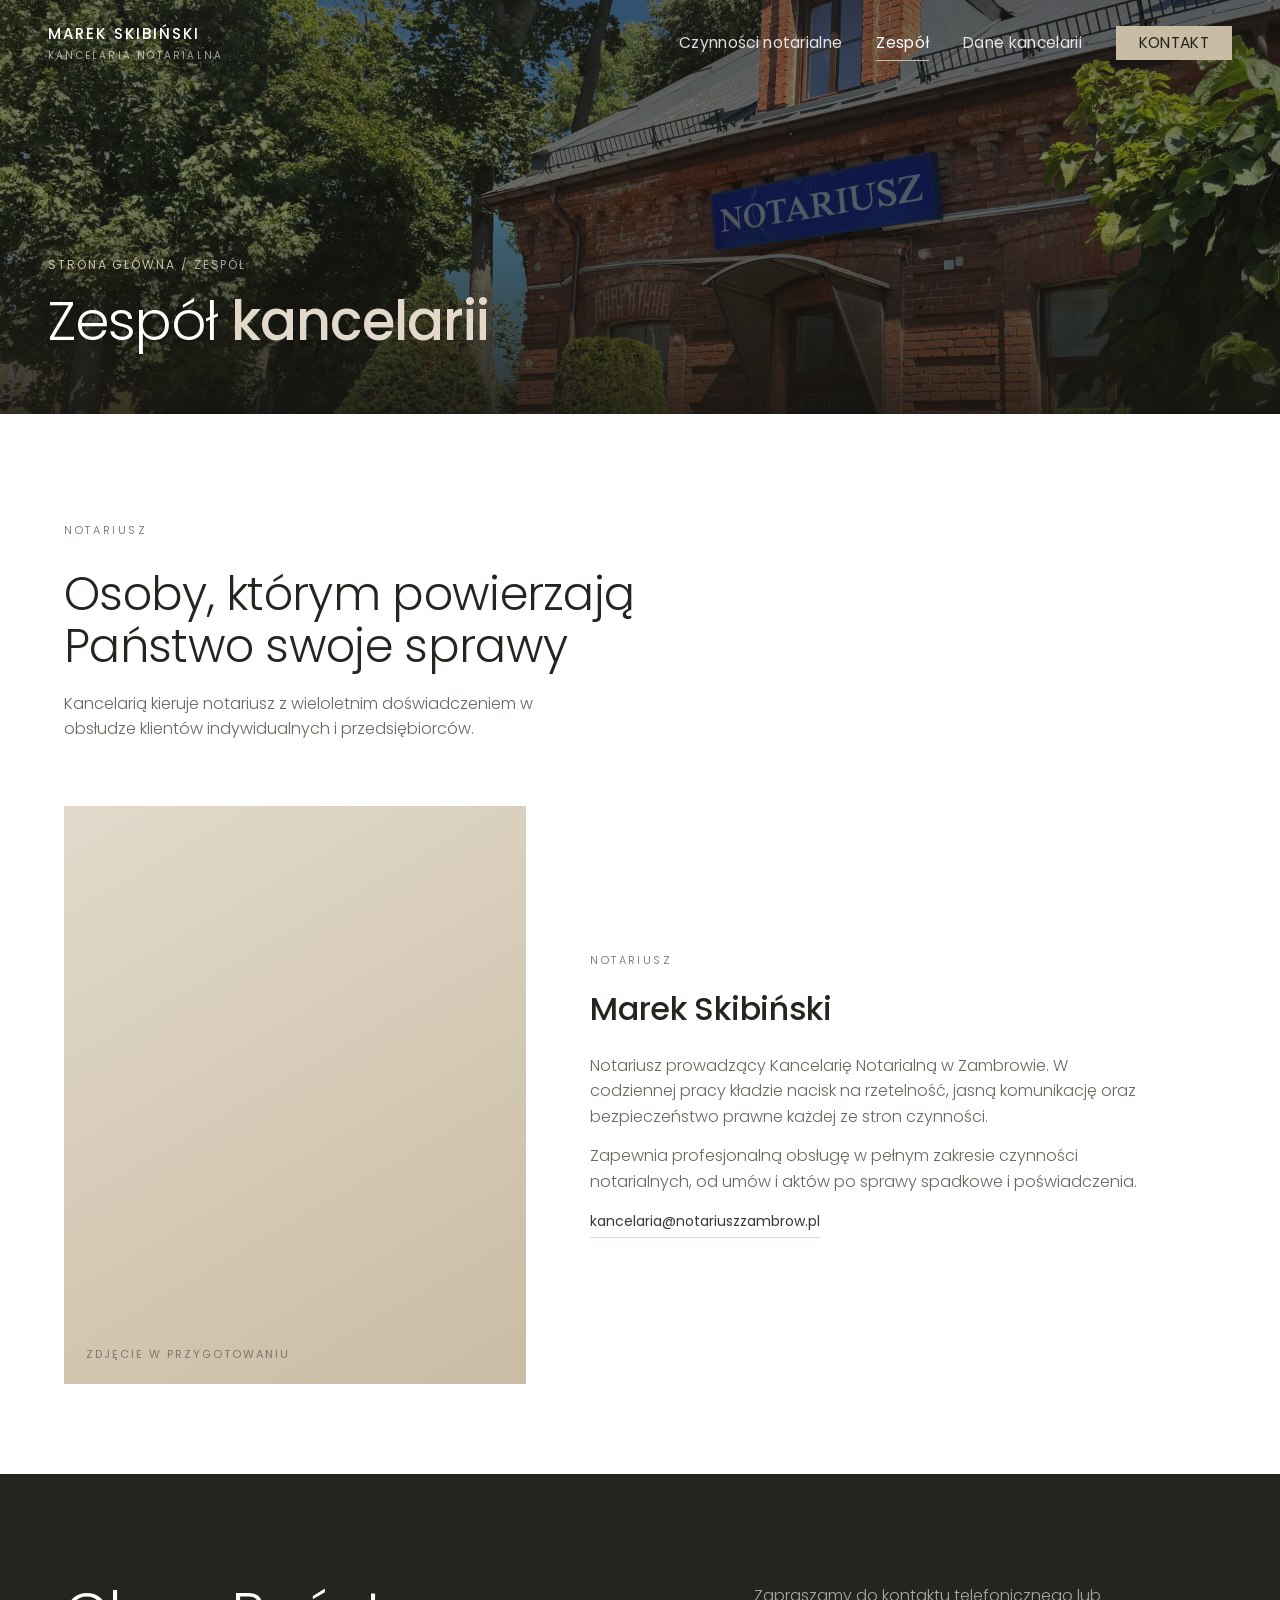
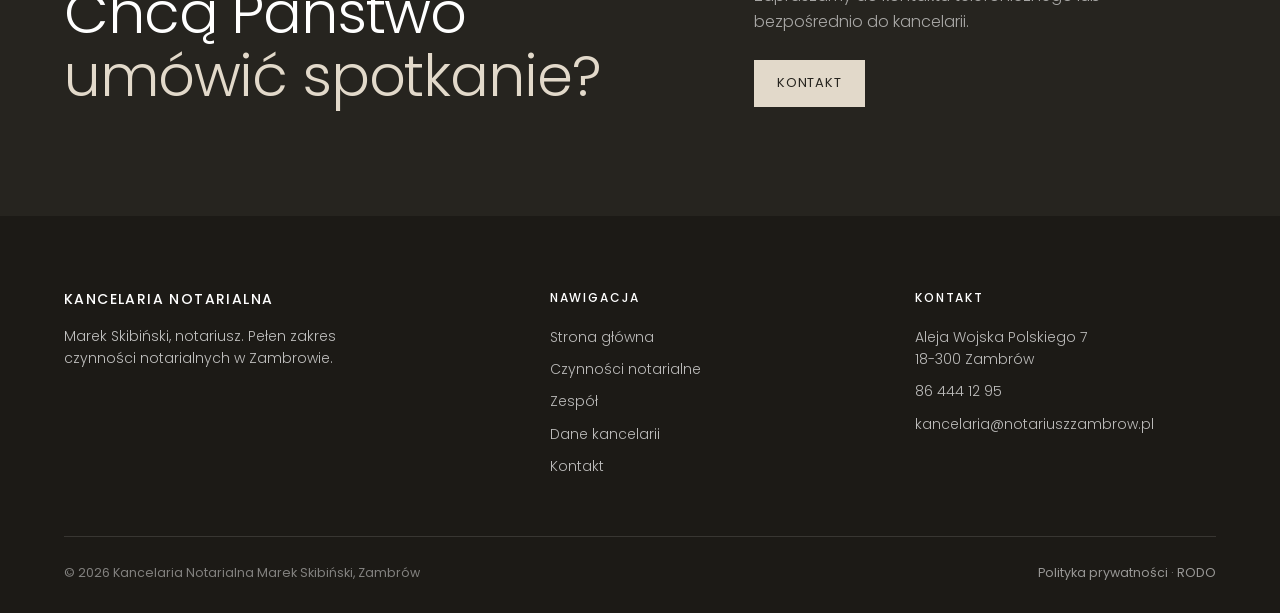
<file: zespol.html>
<!DOCTYPE html>
<html lang="pl">
<head>
<meta charset="UTF-8">
<meta name="viewport" content="width=device-width, initial-scale=1.0">
<title>Zespół - Notariusz Marek Skibiński, Zambrów</title>
<meta name="description" content="Poznaj notariusza Marka Skibińskiego, prowadzącego Kancelarię Notarialną w Zambrowie. Doświadczenie i rzetelna obsługa klientów indywidualnych i firm.">
<meta name="robots" content="index, follow">
<meta property="og:title" content="Zespół - Notariusz Marek Skibiński, Zambrów">
<meta property="og:description" content="Poznaj notariusza Marka Skibińskiego, prowadzącego Kancelarię Notarialną w Zambrowie. Doświadczenie i rzetelna obsługa klientów indywidualnych i firm.">
<meta property="og:type" content="website">
<link rel="preconnect" href="https://fonts.googleapis.com">
<link rel="preconnect" href="https://fonts.gstatic.com" crossorigin>
<link href="https://fonts.googleapis.com/css2?family=Poppins:wght@300;400;500;600&display=swap" rel="stylesheet">
<link rel="stylesheet" href="styles.css">
</head>
<body><nav class="nav on-image" id="nav">
  <a class="brand" href="index.html">
    <span><b>Marek Skibiński</b><small>Kancelaria Notarialna</small></span>
  </a>
  <div class="menu" id="menu">
    <a href="czynnosci.html">Czynności notarialne</a>
    <a href="zespol.html" class="here">Zespół</a>
    <a href="dane.html">Dane kancelarii</a>
    <a href="kontakt.html" class="btn">Kontakt</a>
  </div>
  <button class="nav-toggle" id="toggle" aria-label="Otwórz menu"><span></span><span></span><span></span></button>
</nav>
<header class="page-head">
  <div class="page-head-inner">
    <p class="crumb"><a href="index.html">Strona główna</a> / Zespół</p>
    <h1>Zespół <em>kancelarii</em></h1>
  </div>
</header>

<section class="team">
  <div class="wrap">
    <div class="team-head">
      <p class="section-tag">Notariusz</p>
      <h2>Osoby, którym powierzają Państwo swoje sprawy</h2>
      <p>Kancelarią kieruje notariusz z wieloletnim doświadczeniem w obsłudze klientów indywidualnych i przedsiębiorców.</p>
    </div>
    <div class="member">
      <div class="m-photo"><span>Zdjęcie w przygotowaniu</span></div>
      <div class="m-body">
        <p class="m-role">Notariusz</p>
        <h3>Marek Skibiński</h3>
        <p>Notariusz prowadzący Kancelarię Notarialną w Zambrowie. W codziennej pracy kładzie nacisk na rzetelność, jasną komunikację oraz bezpieczeństwo prawne każdej ze stron czynności.</p>
        <p>Zapewnia profesjonalną obsługę w pełnym zakresie czynności notarialnych, od umów i aktów po sprawy spadkowe i poświadczenia.</p>
        <a href="mailto:kancelaria@notariuszzambrow.pl" class="m-mail">kancelaria@notariuszzambrow.pl</a>
      </div>
    </div>
  </div>
</section>

<section class="contact">
  <div class="wrap">
    <div><h2>Chcą Państwo <em>umówić spotkanie?</em></h2></div>
    <div class="contact-side">
      <p>Zapraszamy do kontaktu telefonicznego lub bezpośrednio do kancelarii.</p>
      <a href="kontakt.html" class="btn on-dark">Kontakt</a>
    </div>
  </div>
</section>
<footer>
  <div class="wrap">
    <div class="f-grid">
      <div class="f-brand">
        <h4>Kancelaria Notarialna</h4>
        <p>Marek Skibiński, notariusz. Pełen zakres czynności notarialnych w Zambrowie.</p>
      </div>
      <div class="f-col">
        <h5>Nawigacja</h5>
        <a href="index.html">Strona główna</a>
        <a href="czynnosci.html">Czynności notarialne</a>
        <a href="zespol.html">Zespół</a>
        <a href="dane.html">Dane kancelarii</a>
        <a href="kontakt.html">Kontakt</a>
      </div>
      <div class="f-col">
        <h5>Kontakt</h5>
        <p>Aleja Wojska Polskiego 7<br>18-300 Zambrów</p>
        <a href="tel:+48864441295">86 444 12 95</a>
        <a href="mailto:kancelaria@notariuszzambrow.pl">kancelaria@notariuszzambrow.pl</a>
      </div>
    </div>
    <div class="f-bottom">
      <span>© 2026 Kancelaria Notarialna Marek Skibiński, Zambrów</span>
      <span><a href="#">Polityka prywatności</a> · <a href="#">RODO</a></span>
    </div>
  </div>
</footer>
<script src="script.js"></script>
</body>
</html>
</file>
<file: styles.css>
/* =========================================================
   KANCELARIA NOTARIALNA MAREK SKIBIŃSKI - ZAMBRÓW
   Wspólny arkusz stylów dla wszystkich podstron.
   Paleta: biel / szary / beż. Font: Poppins.
   ========================================================= */

:root{
  --white:#ffffff;
  --paper:#f6f4ef;
  --beige:#e2d9ca;
  --beige-deep:#c9bca4;
  --ink:#26241f;
  --ink-soft:#3a3833;
  --grey:#6b665e;
  --grey-line:#ddd7cc;
  --ease:cubic-bezier(.22,.61,.36,1);
}

*{margin:0;padding:0;box-sizing:border-box}
html{scroll-behavior:smooth}
body{
  font-family:'Poppins',system-ui,sans-serif;
  color:var(--ink);
  background:var(--white);
  line-height:1.6;
  -webkit-font-smoothing:antialiased;
  overflow-x:hidden;
}
img{max-width:100%;display:block}
a{color:inherit;text-decoration:none}
.wrap{width:min(1180px,90vw);margin-inline:auto}
.section-tag{font-size:11px;letter-spacing:.24em;text-transform:uppercase;color:var(--grey);margin-bottom:28px}

/* ---------- BUTTONS ---------- */
.btn{
  display:inline-block;font-family:inherit;font-size:13px;letter-spacing:.06em;text-transform:uppercase;
  padding:12px 22px;cursor:pointer;border:1.5px solid var(--beige-deep);
  background:var(--beige-deep);color:var(--ink);
  transition:background .35s var(--ease),color .35s var(--ease),border-color .35s var(--ease);
}
.btn:hover,.btn:focus-visible{background:transparent;color:var(--ink);border-color:var(--ink);outline:none}
.btn.ghost{background:transparent;color:#fff;border-color:rgba(255,255,255,.55)}
.btn.ghost:hover,.btn.ghost:focus-visible{background:#fff;color:var(--ink);border-color:#fff}
.btn.on-dark{background:var(--beige);border-color:var(--beige);color:var(--ink)}
.btn.on-dark:hover,.btn.on-dark:focus-visible{background:transparent;color:#fff;border-color:#fff}
.textlink{
  display:inline-flex;align-items:center;gap:10px;font-size:13px;letter-spacing:.06em;
  text-transform:uppercase;color:var(--ink);border-bottom:1.5px solid var(--beige-deep);padding-bottom:6px;
  transition:color .3s var(--ease),border-color .3s var(--ease);
}
.textlink:hover,.textlink:focus-visible{color:var(--grey);border-color:var(--ink);outline:none}

/* ---------- NAV ---------- */
.nav{
  position:fixed;top:0;left:0;right:0;z-index:50;
  display:flex;align-items:center;justify-content:space-between;
  padding:22px min(5vw,48px);
  transition:background .4s var(--ease),padding .4s var(--ease);
}
.nav.on-image{background:transparent}
.nav.solid{background:rgba(38,36,31,.96)}
.nav.scrolled{background:rgba(38,36,31,.96);padding-block:16px;backdrop-filter:blur(6px)}
.brand{display:flex;align-items:center;gap:12px;color:#fff}
.brand .mark{width:34px;height:34px;border:1.5px solid rgba(255,255,255,.75);display:grid;place-items:center;font-size:15px;font-weight:500;letter-spacing:.04em}
.brand b{font-weight:500;font-size:15px;letter-spacing:.14em;text-transform:uppercase;display:block}
.brand small{display:block;font-size:10px;letter-spacing:.22em;color:rgba(255,255,255,.6);text-transform:uppercase;margin-top:2px}
.menu{display:flex;align-items:center;gap:34px}
.menu a{color:rgba(255,255,255,.85);font-size:15.5px;letter-spacing:.02em;position:relative;padding-block:4px;transition:color .3s var(--ease)}
.menu a:hover{color:#fff}
.menu a.here{color:#fff}
.menu a.here::after{content:"";position:absolute;left:0;bottom:-2px;width:100%;height:1px;background:var(--beige-deep)}
.menu a.btn{color:var(--ink)}
.menu a.btn:hover,.menu a.btn:focus-visible{background:transparent;color:#fff;border-color:#fff}
.nav-toggle{display:none;background:none;border:none;cursor:pointer;flex-direction:column;gap:5px;padding:8px}
.nav-toggle span{width:24px;height:1.5px;background:#fff;transition:.3s var(--ease)}

/* ---------- HERO (homepage) ---------- */
.hero{
  position:relative;min-height:100vh;display:flex;align-items:flex-end;
  padding:0 min(5vw,48px) clamp(56px,9vh,110px);color:#fff;overflow:hidden;
}
.hero::before{
  content:"";position:absolute;inset:0;z-index:0;
  background:linear-gradient(180deg,rgba(30,28,24,.55) 0%,rgba(30,28,24,.30) 34%,rgba(28,26,22,.72) 78%,rgba(24,22,18,.92) 100%),
             url('hero-background.webp') center 42%/cover no-repeat;
}
.hero-inner{position:relative;z-index:1;max-width:820px}
.eyebrow{font-size:12px;letter-spacing:.28em;text-transform:uppercase;color:var(--beige-deep);margin-bottom:26px;display:flex;align-items:center;gap:14px}
.eyebrow::before{content:"";width:40px;height:1px;background:var(--beige-deep)}
.hero h1{font-weight:300;font-size:clamp(2.3rem,6vw,4.5rem);line-height:1.06;letter-spacing:-.02em;margin-bottom:26px}
.hero h1 em{font-style:normal;font-weight:500;color:var(--beige)}
.hero p{font-size:clamp(1rem,1.4vw,1.18rem);font-weight:300;color:rgba(255,255,255,.82);max-width:56ch;line-height:1.7}
.hero-cta{display:flex;gap:16px;margin-top:40px;flex-wrap:wrap}
.hero-cta .btn:not(.ghost):hover,.hero-cta .btn:not(.ghost):focus-visible{background:transparent;color:#fff;border-color:#fff}

/* ---------- PAGE HEAD (subpages) ---------- */
.page-head{
  position:relative;min-height:46vh;display:flex;align-items:flex-end;
  padding:120px min(5vw,48px) clamp(40px,7vh,72px);color:#fff;overflow:hidden;
}
.page-head::before{
  content:"";position:absolute;inset:0;z-index:0;
  background:linear-gradient(180deg,rgba(30,28,24,.62) 0%,rgba(28,26,22,.55) 50%,rgba(24,22,18,.88) 100%),
             url('kancelaria-marek-skibinski-zambrow.webp') center 40%/cover no-repeat;
}
.page-head-inner{position:relative;z-index:1;max-width:820px}
.page-head h1{font-weight:300;font-size:clamp(2rem,5vw,3.4rem);letter-spacing:-.02em;line-height:1.08}
.page-head h1 em{font-style:normal;font-weight:500;color:var(--beige)}
.crumb{font-size:12px;letter-spacing:.16em;text-transform:uppercase;color:rgba(255,255,255,.6);margin-bottom:18px}
.crumb a{color:var(--beige-deep)}
.crumb a:hover{color:#fff}

/* ---------- INTRO (asymmetric split) ---------- */
.intro{padding:clamp(80px,12vh,140px) 0;background:var(--white)}
.intro .wrap{display:grid;grid-template-columns:1.62fr 1fr;gap:clamp(40px,7vw,110px);align-items:start}
.intro h2{font-weight:300;font-size:clamp(1.7rem,3.4vw,2.7rem);line-height:1.22;letter-spacing:-.015em;color:var(--ink)}
.intro h2 strong{font-weight:600}
.intro-side{padding-top:8px}
.intro-side p{color:var(--grey);font-weight:300;font-size:1rem;max-width:40ch;margin-bottom:22px}

/* ---------- SERVICES PREVIEW (homepage) ---------- */
.svc-preview{padding:clamp(80px,12vh,140px) 0;background:var(--paper)}
.svc-preview .head{display:grid;grid-template-columns:auto 1fr;gap:clamp(30px,6vw,90px);align-items:end;margin-bottom:56px}
.svc-preview h2{font-weight:300;font-size:clamp(1.8rem,3.6vw,2.9rem);line-height:1.14;letter-spacing:-.015em}
.svc-preview h2 b{font-weight:600}
.svc-preview .head p{color:var(--grey);font-weight:300;max-width:34ch;justify-self:end;text-align:right}
.svc-list{display:grid;grid-template-columns:1fr 1fr;gap:0 clamp(40px,6vw,80px);border-top:1px solid var(--grey-line)}
.svc-row{display:grid;grid-template-columns:44px 1fr;gap:16px;align-items:center;padding:22px 4px;border-bottom:1px solid var(--grey-line)}
.svc-row .n{font-size:13px;color:var(--beige-deep);font-weight:500}
.svc-row .t{font-size:1.02rem;font-weight:400}
.svc-cta{margin-top:48px}

/* ---------- ACCORDION (czynnosci page) ---------- */
.services{padding:clamp(70px,10vh,120px) 0;background:var(--white)}
.acc{border-top:1px solid var(--grey-line)}
.acc-item{border-bottom:1px solid var(--grey-line)}
.acc-btn{
  width:100%;background:none;border:none;cursor:pointer;font-family:inherit;text-align:left;
  display:grid;grid-template-columns:56px 1fr 34px;align-items:center;gap:20px;padding:26px 8px;color:var(--ink);
  transition:background .35s var(--ease),padding-inline .35s var(--ease);
}
.acc-btn:hover,.acc-btn:focus-visible{background:var(--beige);padding-inline:20px;outline:none}
.acc-num{font-size:13px;color:var(--beige-deep);font-weight:500;letter-spacing:.05em}
.acc-btn:hover .acc-num,.acc-btn:focus-visible .acc-num{color:var(--ink-soft)}
.acc-title{font-size:clamp(1rem,1.7vw,1.2rem);font-weight:400}
.acc-ico{width:34px;height:34px;position:relative;justify-self:end}
.acc-ico::before,.acc-ico::after{content:"";position:absolute;top:50%;left:50%;background:var(--ink);transition:transform .4s var(--ease)}
.acc-ico::before{width:14px;height:1.5px;transform:translate(-50%,-50%)}
.acc-ico::after{width:1.5px;height:14px;transform:translate(-50%,-50%)}
.acc-item.open .acc-ico::after{transform:translate(-50%,-50%) scaleY(0)}
.acc-panel{display:grid;grid-template-rows:0fr;transition:grid-template-rows .45s var(--ease)}
.acc-item.open .acc-panel{grid-template-rows:1fr}
.acc-panel-inner{overflow:hidden}
.acc-panel-inner p{color:var(--grey);font-weight:300;max-width:62ch;padding:20px 8px 30px 76px;font-size:.97rem}

/* ---------- TEAM ---------- */
.team{padding:clamp(70px,10vh,120px) 0;background:var(--white)}
.team-head{margin-bottom:64px;max-width:640px}
.team-head h2{font-weight:300;font-size:clamp(1.8rem,3.6vw,2.9rem);letter-spacing:-.015em;line-height:1.14}
.team-head p{color:var(--grey);font-weight:300;margin-top:18px;max-width:52ch}
.member{display:grid;grid-template-columns:.85fr 1.15fr;gap:clamp(30px,5vw,70px);align-items:center;margin-bottom:clamp(50px,7vh,90px)}
.member:last-child{margin-bottom:0}
.member.flip .m-photo{order:2}
.member.flip .m-body{order:1}
.m-photo{aspect-ratio:4/5;background:linear-gradient(150deg,var(--beige) 0%,var(--beige-deep) 100%);position:relative;overflow:hidden}
.m-photo span{position:absolute;left:22px;bottom:20px;font-size:11px;letter-spacing:.18em;text-transform:uppercase;color:var(--ink-soft);opacity:.55}
.m-role{font-size:11px;letter-spacing:.22em;text-transform:uppercase;color:var(--beige-deep);margin-bottom:12px}
.m-body h3{font-weight:500;font-size:clamp(1.4rem,2.6vw,2rem);letter-spacing:-.01em;margin-bottom:18px}
.m-body p{color:var(--grey);font-weight:300;max-width:56ch;margin-bottom:14px}
.m-mail{display:inline-block;font-size:14px;color:var(--ink-soft);border-bottom:1px solid var(--grey-line);padding-bottom:4px;transition:border-color .3s var(--ease)}
.m-mail:hover,.m-mail:focus-visible{border-color:var(--ink);outline:none}

/* ---------- INFO GRID (dane kancelarii) ---------- */
.info{padding:clamp(70px,10vh,120px) 0;background:var(--white)}
.info-grid{display:grid;grid-template-columns:1.1fr 1fr;gap:clamp(30px,4vw,56px)}
.card{border:1px solid var(--grey-line);padding:clamp(28px,3vw,40px);background:var(--paper)}
.card.span{grid-column:1 / -1}
.card h3{font-size:12px;letter-spacing:.18em;text-transform:uppercase;color:var(--grey);margin-bottom:22px;font-weight:500}
.data-row{display:flex;justify-content:space-between;gap:20px;padding:13px 0;border-bottom:1px solid var(--grey-line);font-size:14.5px}
.data-row:last-child{border-bottom:none}
.data-row span:first-child{color:var(--grey)}
.data-row span:last-child{color:var(--ink);font-weight:400;text-align:right}
.bank{padding:16px 0;border-bottom:1px solid var(--grey-line)}
.bank:last-child{border-bottom:none}
.bank .lbl{font-size:12px;letter-spacing:.1em;text-transform:uppercase;color:var(--grey);margin-bottom:6px}
.bank .num{font-size:15px;letter-spacing:.04em;color:var(--ink)}
.map-embed{grid-column:1 / -1;margin-top:8px;border:1px solid var(--grey-line);aspect-ratio:21/7;overflow:hidden}
.map-embed iframe{display:block;width:100%;height:100%;border:0}

/* ---------- CONTACT ---------- */
.contact{padding:clamp(80px,12vh,140px) 0;background:var(--ink);color:#fff}
.contact .wrap{display:grid;grid-template-columns:1.3fr 1fr;gap:clamp(40px,7vw,100px);align-items:center}
.contact h2{font-weight:300;font-size:clamp(2rem,4.6vw,3.6rem);line-height:1.1;letter-spacing:-.02em}
.contact h2 em{font-style:normal;color:var(--beige)}
.contact-side p{color:rgba(255,255,255,.6);font-weight:300;margin-bottom:26px;max-width:36ch}
.contact-rows{margin-bottom:32px}
.crow{display:flex;justify-content:space-between;gap:20px;padding:16px 0;border-bottom:1px solid rgba(255,255,255,.14);font-size:14px}
.crow span:first-child{color:rgba(255,255,255,.5);letter-spacing:.04em}
.crow span:last-child{color:#fff}

/* ---------- CONTACT PAGE (details + form) ---------- */
.kontakt{padding:clamp(70px,10vh,120px) 0 0;background:var(--white)}
.kontakt-grid{display:grid;grid-template-columns:1fr 1.15fr;gap:clamp(40px,6vw,90px);align-items:start}
.k-details h2{font-weight:300;font-size:clamp(1.6rem,3vw,2.3rem);letter-spacing:-.015em;margin-bottom:30px;line-height:1.18}
.k-line{padding:18px 0;border-bottom:1px solid var(--grey-line)}
.k-line .lbl{font-size:11px;letter-spacing:.18em;text-transform:uppercase;color:var(--grey);margin-bottom:6px}
.k-line .val{font-size:1.05rem;color:var(--ink)}
.k-line a.val:hover{color:var(--grey)}
.form{background:var(--paper);border:1px solid var(--grey-line);padding:clamp(28px,3vw,44px)}
.form h3{font-size:12px;letter-spacing:.16em;text-transform:uppercase;color:var(--grey);margin-bottom:26px;font-weight:500}
.field{margin-bottom:20px}
.field label{display:block;font-size:12px;letter-spacing:.06em;color:var(--ink-soft);margin-bottom:8px}
.field input,.field textarea{
  width:100%;font-family:inherit;font-size:15px;color:var(--ink);background:var(--white);
  border:1px solid var(--grey-line);padding:13px 15px;transition:border-color .3s var(--ease);
}
.field input:focus,.field textarea:focus{outline:none;border-color:var(--ink)}
.field textarea{resize:vertical;min-height:130px}
.form .btn{width:100%;text-align:center;margin-top:6px}
.form-note{font-size:12px;color:var(--grey);margin-top:16px;line-height:1.5}
.map{margin-top:clamp(40px,6vw,70px);border:1px solid var(--grey-line)}
.map iframe{display:block;width:100%;height:clamp(320px,40vw,450px)}

/* ---------- FOOTER ---------- */
footer{background:#1c1a16;color:rgba(255,255,255,.72);padding:clamp(56px,8vh,88px) 0 30px}
.f-grid{display:grid;grid-template-columns:1.4fr 1fr 1fr;gap:clamp(30px,5vw,70px);padding-bottom:48px;border-bottom:1px solid rgba(255,255,255,.12)}
.f-brand .mark{width:38px;height:38px;border:1.5px solid rgba(255,255,255,.4);display:grid;place-items:center;font-weight:500;margin-bottom:18px;color:#fff}
.f-brand h4{color:#fff;font-weight:500;letter-spacing:.1em;text-transform:uppercase;font-size:14px;margin-bottom:14px}
.f-brand p{font-weight:300;font-size:14px;max-width:34ch}
.f-col h5{color:#fff;font-size:12px;letter-spacing:.16em;text-transform:uppercase;margin-bottom:18px;font-weight:500}
.f-col a,.f-col p{display:block;font-size:14px;font-weight:300;margin-bottom:10px;color:rgba(255,255,255,.7)}
.f-col a{transition:color .3s var(--ease)}
.f-col a:hover,.f-col a:focus-visible{color:var(--beige);outline:none}
.f-bottom{display:flex;justify-content:space-between;flex-wrap:wrap;gap:14px;padding-top:26px;font-size:12.5px;color:rgba(255,255,255,.45)}
.f-bottom a{color:rgba(255,255,255,.55)}
.f-bottom a:hover{color:var(--beige)}

/* ---------- RESPONSIVE ---------- */
@media(max-width:880px){
  .menu{
    position:fixed;inset:0 0 0 auto;width:min(78vw,320px);background:rgba(28,26,22,.99);
    flex-direction:column;justify-content:center;gap:28px;padding:60px 40px;
    transform:translateX(100%);transition:transform .4s var(--ease);
  }
  .menu.show{transform:translateX(0)}
  .menu .btn{width:100%;text-align:center}
  .nav-toggle{display:flex;z-index:60}
  .nav-toggle.x span:nth-child(1){transform:translateY(6.5px) rotate(45deg)}
  .nav-toggle.x span:nth-child(2){opacity:0}
  .nav-toggle.x span:nth-child(3){transform:translateY(-6.5px) rotate(-45deg)}
  .intro .wrap,.svc-preview .head,.team-head{grid-template-columns:1fr}
  .svc-preview .head p{justify-self:start;text-align:left}
  .svc-list{grid-template-columns:1fr}
  .contact .wrap,.f-grid,.info-grid,.kontakt-grid{grid-template-columns:1fr}
  .card.span,.map-embed{grid-column:auto}
  .member,.member.flip{grid-template-columns:1fr;gap:24px}
  .member.flip .m-photo,.member.flip .m-body{order:0}
  .m-photo{aspect-ratio:16/10;max-width:340px}
  .acc-panel-inner p{padding-left:8px}
  .acc-btn{grid-template-columns:44px 1fr 30px;gap:12px;padding-block:20px}
}
@media(prefers-reduced-motion:reduce){*{transition:none!important;scroll-behavior:auto}}
</file>
